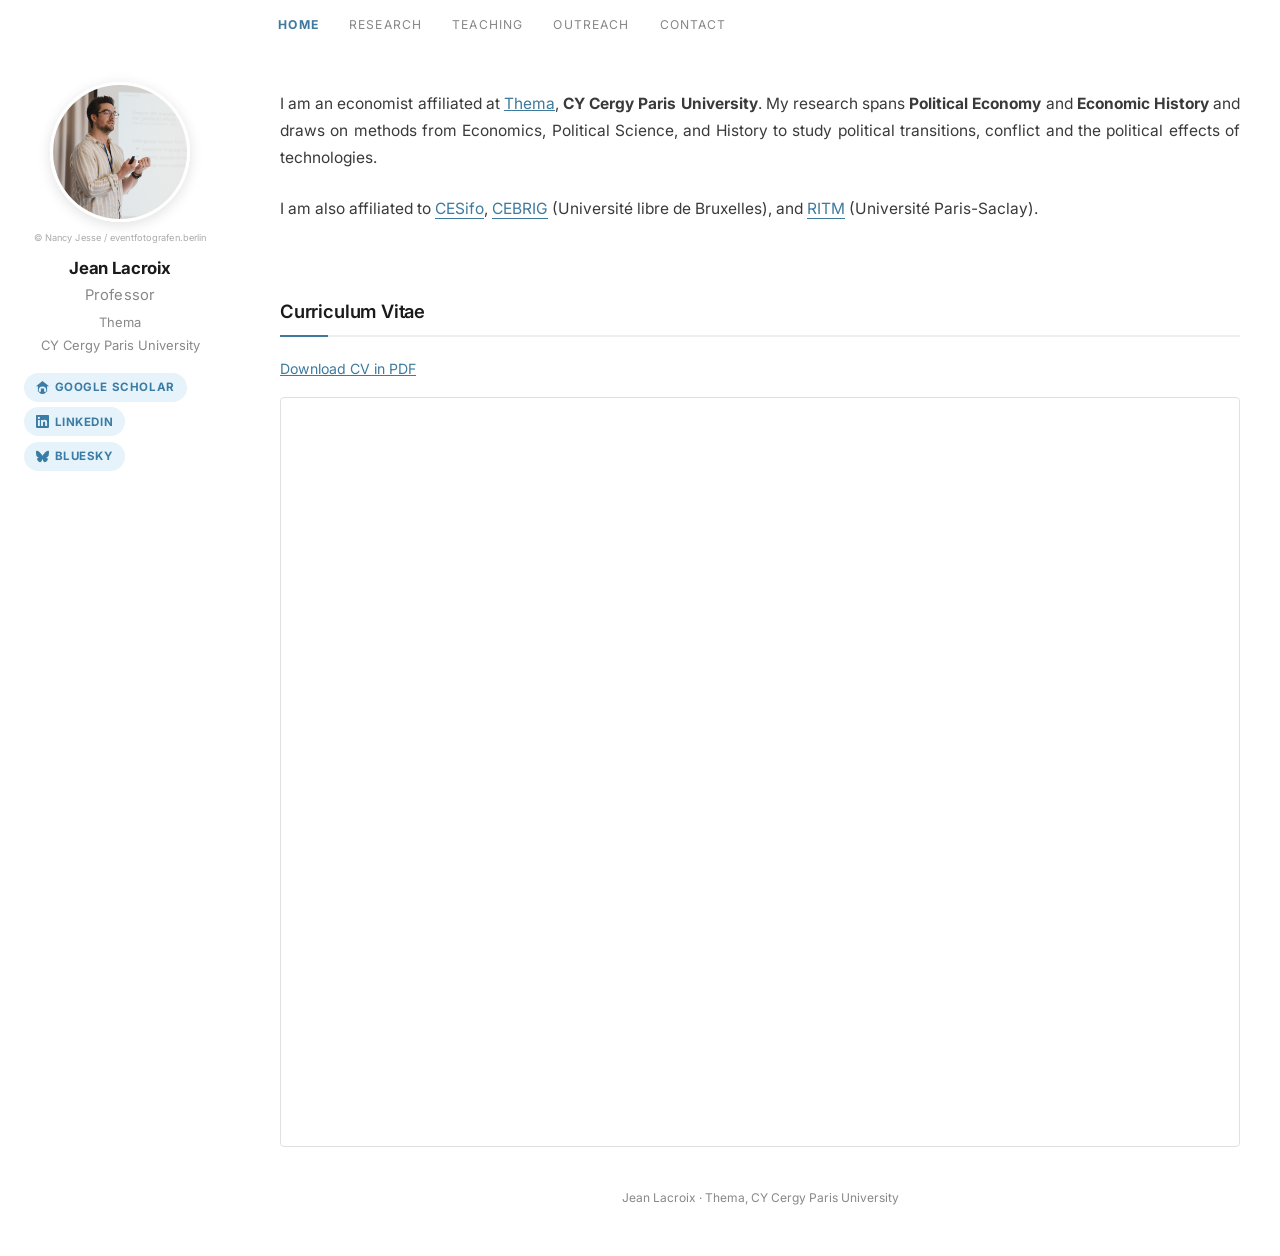
<file: index.html>
<!DOCTYPE html>
<html lang="en">
<head>
  <meta charset="UTF-8">
  <meta name="viewport" content="width=device-width, initial-scale=1.0">
  <title>Jean Lacroix – Economist</title>
  <link rel="stylesheet" href="css/style.css">
</head>
<body>

<nav>
  <button class="hamburger" id="hamburger" aria-label="Toggle sidebar"><span></span><span></span><span></span></button>
  <div class="nav-links" id="nav-links">
    <a href="index.html" class="active">Home</a>
    <a href="research.html">Research</a>
    <a href="teaching.html">Teaching</a>
    <a href="outreach.html">Outreach</a>
    <a href="contact.html">Contact</a>
  </div>
</nav>
<div class="overlay" id="overlay"></div>

<aside class="sidebar" id="sidebar">
  <img src="short.jpg" alt="Jean Lacroix" class="sidebar-photo">
  <p class="photo-credit">© Nancy Jesse / eventfotografen.berlin</p>
  <h1 class="sidebar-name">Jean Lacroix</h1>
  <p class="sidebar-title">Professor</p>
  <p class="sidebar-affil">Thema<br>CY Cergy Paris University</p>
  <div class="social-links">
    <a href="https://scholar.google.be/citations?user=vADrmfYAAAAJ&hl=fr&inst=12836345755951684912&oi=sra" target="_blank">
      <svg viewBox="0 0 24 24" fill="currentColor" width="13" height="13"><path d="M12 24a7 7 0 1 1 0-14 7 7 0 0 1 0 14zm0-24L0 9.5h3.5V20H9v-6h6v6h5.5V9.5H24z"/></svg>Google Scholar
    </a>
    <a href="https://www.linkedin.com/in/jean-lacroix-35007991/" target="_blank">
      <svg viewBox="0 0 24 24" fill="currentColor" width="13" height="13"><path d="M20.447 20.452h-3.554v-5.569c0-1.328-.027-3.037-1.852-3.037-1.853 0-2.136 1.445-2.136 2.939v5.667H9.351V9h3.414v1.561h.046c.477-.9 1.637-1.85 3.37-1.85 3.601 0 4.267 2.37 4.267 5.455v6.286zM5.337 7.433a2.062 2.062 0 0 1-2.063-2.065 2.064 2.064 0 1 1 2.063 2.065zm1.782 13.019H3.555V9h3.564v11.452zM22.225 0H1.771C.792 0 0 .774 0 1.729v20.542C0 23.227.792 24 1.771 24h20.451C23.2 24 24 23.227 24 22.271V1.729C24 .774 23.2 0 22.222 0h.003z"/></svg>LinkedIn
    </a>
    <a href="https://bsky.app/profile/jeanlacroix.bsky.social" target="_blank">
      <svg viewBox="0 0 24 24" fill="currentColor" width="13" height="13"><path d="M12 10.8c-1.087-2.114-4.046-6.053-6.798-7.995C2.566.944 1.561 1.266.902 1.565.139 1.908 0 3.08 0 3.768c0 .69.378 5.65.624 6.479.815 2.736 3.713 3.66 6.383 3.364.136-.02.275-.039.415-.056-.138.022-.276.04-.415.056-3.912.58-7.387 2.005-2.83 7.078 5.013 5.19 6.87-1.113 7.823-4.308.953 3.195 2.05 9.271 7.733 4.308 4.267-4.308 1.172-6.498-2.74-7.078a8.741 8.741 0 0 1-.415-.056c.14.017.279.036.415.056 2.67.297 5.568-.628 6.383-3.364.246-.828.624-5.79.624-6.478 0-.69-.139-1.861-.902-2.204-.659-.299-1.664-.62-4.3 1.24C16.046 4.748 13.087 8.687 12 10.8z"/></svg>Bluesky
    </a>
  </div>
  <nav class="sidebar-mobile-nav">
    <a href="index.html" class="active">Home</a>
    <a href="research.html">Research</a>
    <a href="teaching.html">Teaching</a>
    <a href="outreach.html">Outreach</a>
    <a href="contact.html">Contact</a>
  </nav>
</aside>

<main class="main-content">
  <p style="font-size:0.97rem; color:#3a3a3a; line-height:1.75; text-align:justify; margin-bottom:1.5rem;">
    I am an economist affiliated at <a href="https://thema-cergy.eu/about/" target="_blank" style="color:var(--accent-dk);">Thema</a>, <strong>CY Cergy Paris University</strong>. My research spans <strong>Political Economy</strong> and <strong>Economic History</strong> and draws on methods from Economics, Political Science, and History to study political transitions, conflict and the political effects of technologies.
  </p>
  <p style="font-size:0.97rem; color:#3a3a3a; line-height:1.75; text-align:justify; margin-bottom:2rem;">
    I am also affiliated to <a href="https://www.ifo.de/en/cesifo/cesifo-homepage" target="_blank" style="color:var(--accent-dk); text-decoration:none; border-bottom:1px solid var(--accent-dk);">CESifo</a>, <a href="https://www.cebrig-ulb.be/" target="_blank" style="color:var(--accent-dk); text-decoration:none; border-bottom:1px solid var(--accent-dk);">CEBRIG</a> (Université libre de Bruxelles), and <a href="https://www.ritm.universite-paris-saclay.fr/" target="_blank" style="color:var(--accent-dk); text-decoration:none; border-bottom:1px solid var(--accent-dk);">RITM</a> (Université Paris-Saclay).
  </p>

  <h2>Curriculum Vitae</h2>
  <p style="margin-bottom:1rem; font-size:0.88rem;">
    <a href="CV_JL.pdf" target="_blank" style="color:var(--accent-dk);">Download CV in PDF</a>
  </p>
  <iframe src="CV_JL.pdf" width="100%" height="750px"
    style="border:1px solid var(--border); border-radius:4px;">
    <p>Your browser does not support PDF preview.
      <a href="CV_JL.pdf">Download the CV instead.</a>
    </p>
  </iframe>
  <footer>Jean Lacroix · Thema, CY Cergy Paris University</footer>
</main>

<script>
  const hamburger = document.getElementById('hamburger');
  const sidebar   = document.getElementById('sidebar');
  const overlay   = document.getElementById('overlay');
  function toggleMenu() {
    hamburger.classList.toggle('open');
    sidebar.classList.toggle('open');
    overlay.classList.toggle('open');
  }
  hamburger.addEventListener('click', toggleMenu);
  overlay.addEventListener('click', toggleMenu);
</script>
</body>
</html>
</file>
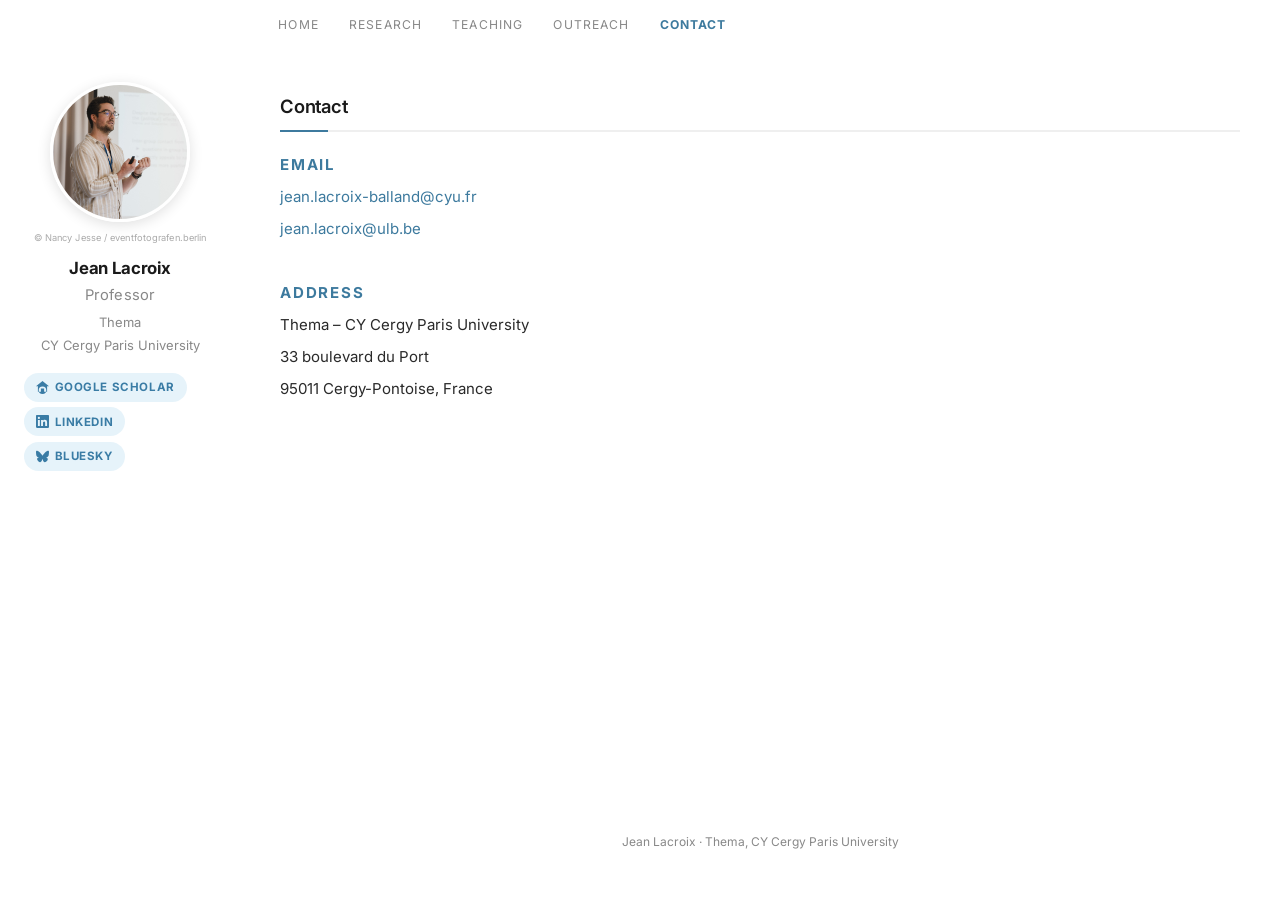
<file: contact.html>
<!DOCTYPE html>
<html lang="en">
<head>
  <meta charset="UTF-8">
  <meta name="viewport" content="width=device-width, initial-scale=1.0">
  <title>Contact – Jean Lacroix</title>
  <link rel="stylesheet" href="css/style.css">
</head>
<body>

<nav>
  <button class="hamburger" id="hamburger" aria-label="Toggle sidebar"><span></span><span></span><span></span></button>
  <div class="nav-links" id="nav-links">
    <a href="index.html">Home</a>
    <a href="research.html">Research</a>
    <a href="teaching.html">Teaching</a>
    <a href="outreach.html">Outreach</a>
    <a href="contact.html" class="active">Contact</a>
  </div>
</nav>
<div class="overlay" id="overlay"></div>

<aside class="sidebar" id="sidebar">
  <img src="short.jpg" alt="Jean Lacroix" class="sidebar-photo">
  <p class="photo-credit">© Nancy Jesse / eventfotografen.berlin</p>
  <h1 class="sidebar-name">Jean Lacroix</h1>
  <p class="sidebar-title">Professor</p>
  <p class="sidebar-affil">Thema<br>CY Cergy Paris University</p>
  <div class="social-links">
    <a href="https://scholar.google.be/citations?user=vADrmfYAAAAJ&hl=fr&inst=12836345755951684912&oi=sra" target="_blank">
      <svg viewBox="0 0 24 24" fill="currentColor" width="13" height="13"><path d="M12 24a7 7 0 1 1 0-14 7 7 0 0 1 0 14zm0-24L0 9.5h3.5V20H9v-6h6v6h5.5V9.5H24z"/></svg>Google Scholar
    </a>
    <a href="https://www.linkedin.com/in/jean-lacroix-35007991/" target="_blank">
      <svg viewBox="0 0 24 24" fill="currentColor" width="13" height="13"><path d="M20.447 20.452h-3.554v-5.569c0-1.328-.027-3.037-1.852-3.037-1.853 0-2.136 1.445-2.136 2.939v5.667H9.351V9h3.414v1.561h.046c.477-.9 1.637-1.85 3.37-1.85 3.601 0 4.267 2.37 4.267 5.455v6.286zM5.337 7.433a2.062 2.062 0 0 1-2.063-2.065 2.064 2.064 0 1 1 2.063 2.065zm1.782 13.019H3.555V9h3.564v11.452zM22.225 0H1.771C.792 0 0 .774 0 1.729v20.542C0 23.227.792 24 1.771 24h20.451C23.2 24 24 23.227 24 22.271V1.729C24 .774 23.2 0 22.222 0h.003z"/></svg>LinkedIn
    </a>
    <a href="https://bsky.app/profile/jeanlacroix.bsky.social" target="_blank">
      <svg viewBox="0 0 24 24" fill="currentColor" width="13" height="13"><path d="M12 10.8c-1.087-2.114-4.046-6.053-6.798-7.995C2.566.944 1.561 1.266.902 1.565.139 1.908 0 3.08 0 3.768c0 .69.378 5.65.624 6.479.815 2.736 3.713 3.66 6.383 3.364.136-.02.275-.039.415-.056-.138.022-.276.04-.415.056-3.912.58-7.387 2.005-2.83 7.078 5.013 5.19 6.87-1.113 7.823-4.308.953 3.195 2.05 9.271 7.733 4.308 4.267-4.308 1.172-6.498-2.74-7.078a8.741 8.741 0 0 1-.415-.056c.14.017.279.036.415.056 2.67.297 5.568-.628 6.383-3.364.246-.828.624-5.79.624-6.478 0-.69-.139-1.861-.902-2.204-.659-.299-1.664-.62-4.3 1.24C16.046 4.748 13.087 8.687 12 10.8z"/></svg>Bluesky
    </a>
  </div>
  <nav class="sidebar-mobile-nav">
    <a href="index.html">Home</a>
    <a href="research.html">Research</a>
    <a href="teaching.html">Teaching</a>
    <a href="outreach.html">Outreach</a>
    <a href="contact.html" class="active">Contact</a>
  </nav>
</aside>

<main class="main-content">
  <h2>Contact</h2>

  <div class="contact-block">
    <p class="contact-label">Email</p>
    <p><a href="mailto:jean.lacroix-balland@cyu.fr">jean.lacroix-balland@cyu.fr</a></p>
    <p><a href="mailto:jean.lacroix@ulb.be">jean.lacroix@ulb.be</a></p>
  </div>

  <div class="contact-block">
    <p class="contact-label">Address</p>
    <p>Thema – CY Cergy Paris University</p>
    <p>33 boulevard du Port</p>
    <p>95011 Cergy-Pontoise, France</p>
  </div>

  <footer>Jean Lacroix · Thema, CY Cergy Paris University</footer>
</main>

<script>
  const hamburger = document.getElementById('hamburger');
  const sidebar   = document.getElementById('sidebar');
  const overlay   = document.getElementById('overlay');
  function toggleMenu() {
    hamburger.classList.toggle('open');
    sidebar.classList.toggle('open');
    overlay.classList.toggle('open');
  }
  hamburger.addEventListener('click', toggleMenu);
  overlay.addEventListener('click', toggleMenu);
</script>
</body>
</html>
</file>
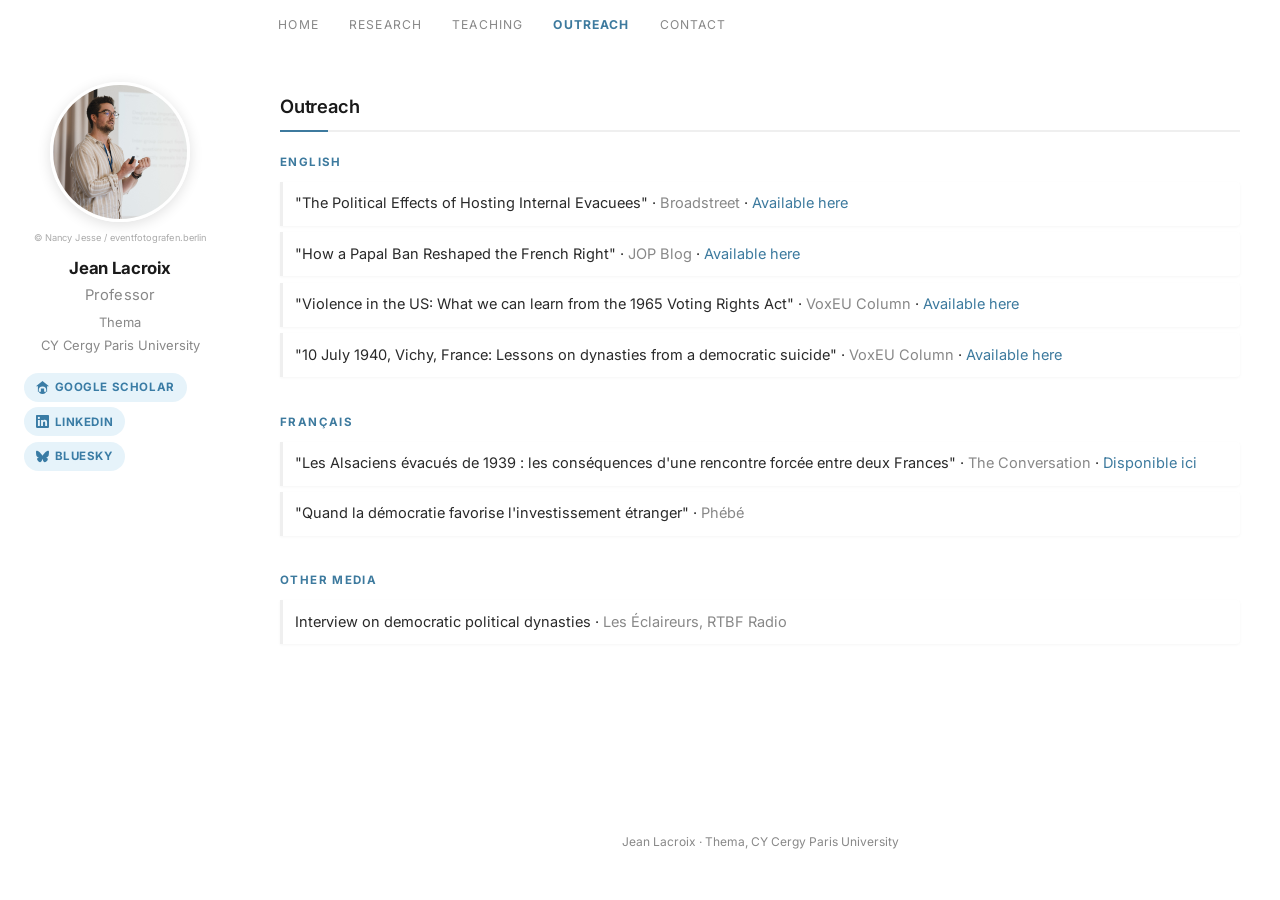
<file: outreach.html>
<!DOCTYPE html>
<html lang="en">
<head>
  <meta charset="UTF-8">
  <meta name="viewport" content="width=device-width, initial-scale=1.0">
  <title>Outreach – Jean Lacroix</title>
  <link rel="stylesheet" href="css/style.css">
</head>
<body>

<nav>
  <button class="hamburger" id="hamburger" aria-label="Toggle sidebar"><span></span><span></span><span></span></button>
  <div class="nav-links" id="nav-links">
    <a href="index.html">Home</a>
    <a href="research.html">Research</a>
    <a href="teaching.html">Teaching</a>
    <a href="outreach.html" class="active">Outreach</a>
    <a href="contact.html">Contact</a>
  </div>
</nav>
<div class="overlay" id="overlay"></div>

<aside class="sidebar" id="sidebar">
  <img src="short.jpg" alt="Jean Lacroix" class="sidebar-photo">
  <p class="photo-credit">© Nancy Jesse / eventfotografen.berlin</p>
  <h1 class="sidebar-name">Jean Lacroix</h1>
  <p class="sidebar-title">Professor</p>
  <p class="sidebar-affil">Thema<br>CY Cergy Paris University</p>
  <div class="social-links">
    <a href="https://scholar.google.be/citations?user=vADrmfYAAAAJ&hl=fr&inst=12836345755951684912&oi=sra" target="_blank">
      <svg viewBox="0 0 24 24" fill="currentColor" width="13" height="13"><path d="M12 24a7 7 0 1 1 0-14 7 7 0 0 1 0 14zm0-24L0 9.5h3.5V20H9v-6h6v6h5.5V9.5H24z"/></svg>Google Scholar
    </a>
    <a href="https://www.linkedin.com/in/jean-lacroix-35007991/" target="_blank">
      <svg viewBox="0 0 24 24" fill="currentColor" width="13" height="13"><path d="M20.447 20.452h-3.554v-5.569c0-1.328-.027-3.037-1.852-3.037-1.853 0-2.136 1.445-2.136 2.939v5.667H9.351V9h3.414v1.561h.046c.477-.9 1.637-1.85 3.37-1.85 3.601 0 4.267 2.37 4.267 5.455v6.286zM5.337 7.433a2.062 2.062 0 0 1-2.063-2.065 2.064 2.064 0 1 1 2.063 2.065zm1.782 13.019H3.555V9h3.564v11.452zM22.225 0H1.771C.792 0 0 .774 0 1.729v20.542C0 23.227.792 24 1.771 24h20.451C23.2 24 24 23.227 24 22.271V1.729C24 .774 23.2 0 22.222 0h.003z"/></svg>LinkedIn
    </a>
    <a href="https://bsky.app/profile/jeanlacroix.bsky.social" target="_blank">
      <svg viewBox="0 0 24 24" fill="currentColor" width="13" height="13"><path d="M12 10.8c-1.087-2.114-4.046-6.053-6.798-7.995C2.566.944 1.561 1.266.902 1.565.139 1.908 0 3.08 0 3.768c0 .69.378 5.65.624 6.479.815 2.736 3.713 3.66 6.383 3.364.136-.02.275-.039.415-.056-.138.022-.276.04-.415.056-3.912.58-7.387 2.005-2.83 7.078 5.013 5.19 6.87-1.113 7.823-4.308.953 3.195 2.05 9.271 7.733 4.308 4.267-4.308 1.172-6.498-2.74-7.078a8.741 8.741 0 0 1-.415-.056c.14.017.279.036.415.056 2.67.297 5.568-.628 6.383-3.364.246-.828.624-5.79.624-6.478 0-.69-.139-1.861-.902-2.204-.659-.299-1.664-.62-4.3 1.24C16.046 4.748 13.087 8.687 12 10.8z"/></svg>Bluesky
    </a>
  </div>
  <nav class="sidebar-mobile-nav">
    <a href="index.html">Home</a>
    <a href="research.html">Research</a>
    <a href="teaching.html">Teaching</a>
    <a href="outreach.html" class="active">Outreach</a>
    <a href="contact.html">Contact</a>
  </nav>
</aside>

<main class="main-content">
  <h2>Outreach</h2>

  <p class="section-label">English</p>
  <ul class="media-list">
    <li>"The Political Effects of Hosting Internal Evacuees" · <span style="color:var(--muted);">Broadstreet</span> · <a href="https://www.broadstreet.blog/p/the-political-effects-of-hosting" target="_blank">Available here</a></li>
    <li>"How a Papal Ban Reshaped the French Right" · <span style="color:var(--muted);">JOP Blog</span> · <a href="https://ubwp.buffalo.edu/jopblog/2026/04/03/how-a-papal-ban-reshaped-the-french-right/" target="_blank">Available here</a></li>
    <li>"Violence in the US: What we can learn from the 1965 Voting Rights Act" · <span style="color:var(--muted);">VoxEU Column</span> · <a href="https://voxeu.org/article/violence-us-lessons-1965-voting-rights-act" target="_blank">Available here</a></li>
    <li>"10 July 1940, Vichy, France: Lessons on dynasties from a democratic suicide" · <span style="color:var(--muted);">VoxEU Column</span> · <a href="https://voxeu.org/article/10-july-1940-vichy-france-lessons-dynasties-democratic-suicide" target="_blank">Available here</a></li>
  </ul>

  <p class="section-label">Français</p>
  <ul class="media-list">
    <li>"Les Alsaciens évacués de 1939 : les conséquences d'une rencontre forcée entre deux Frances" · <span style="color:var(--muted);">The Conversation</span> · <a href="https://theconversation.com/les-alsaciens-evacues-de-1939-les-consequences-dune-rencontre-forcee-entre-deux-france-279228" target="_blank">Disponible ici</a></li>
    <li>"Quand la démocratie favorise l'investissement étranger" · <span style="color:var(--muted);">Phébé</span></li>
  </ul>

  <p class="section-label">Other Media</p>
  <ul class="media-list">
    <li>Interview on democratic political dynasties · <span style="color:var(--muted);">Les Éclaireurs, RTBF Radio</span></li>
  </ul>

  <footer>Jean Lacroix · Thema, CY Cergy Paris University</footer>
</main>

<script>
  const hamburger = document.getElementById('hamburger');
  const sidebar   = document.getElementById('sidebar');
  const overlay   = document.getElementById('overlay');
  function toggleMenu() {
    hamburger.classList.toggle('open');
    sidebar.classList.toggle('open');
    overlay.classList.toggle('open');
  }
  hamburger.addEventListener('click', toggleMenu);
  overlay.addEventListener('click', toggleMenu);
</script>
</body>
</html>
</file>
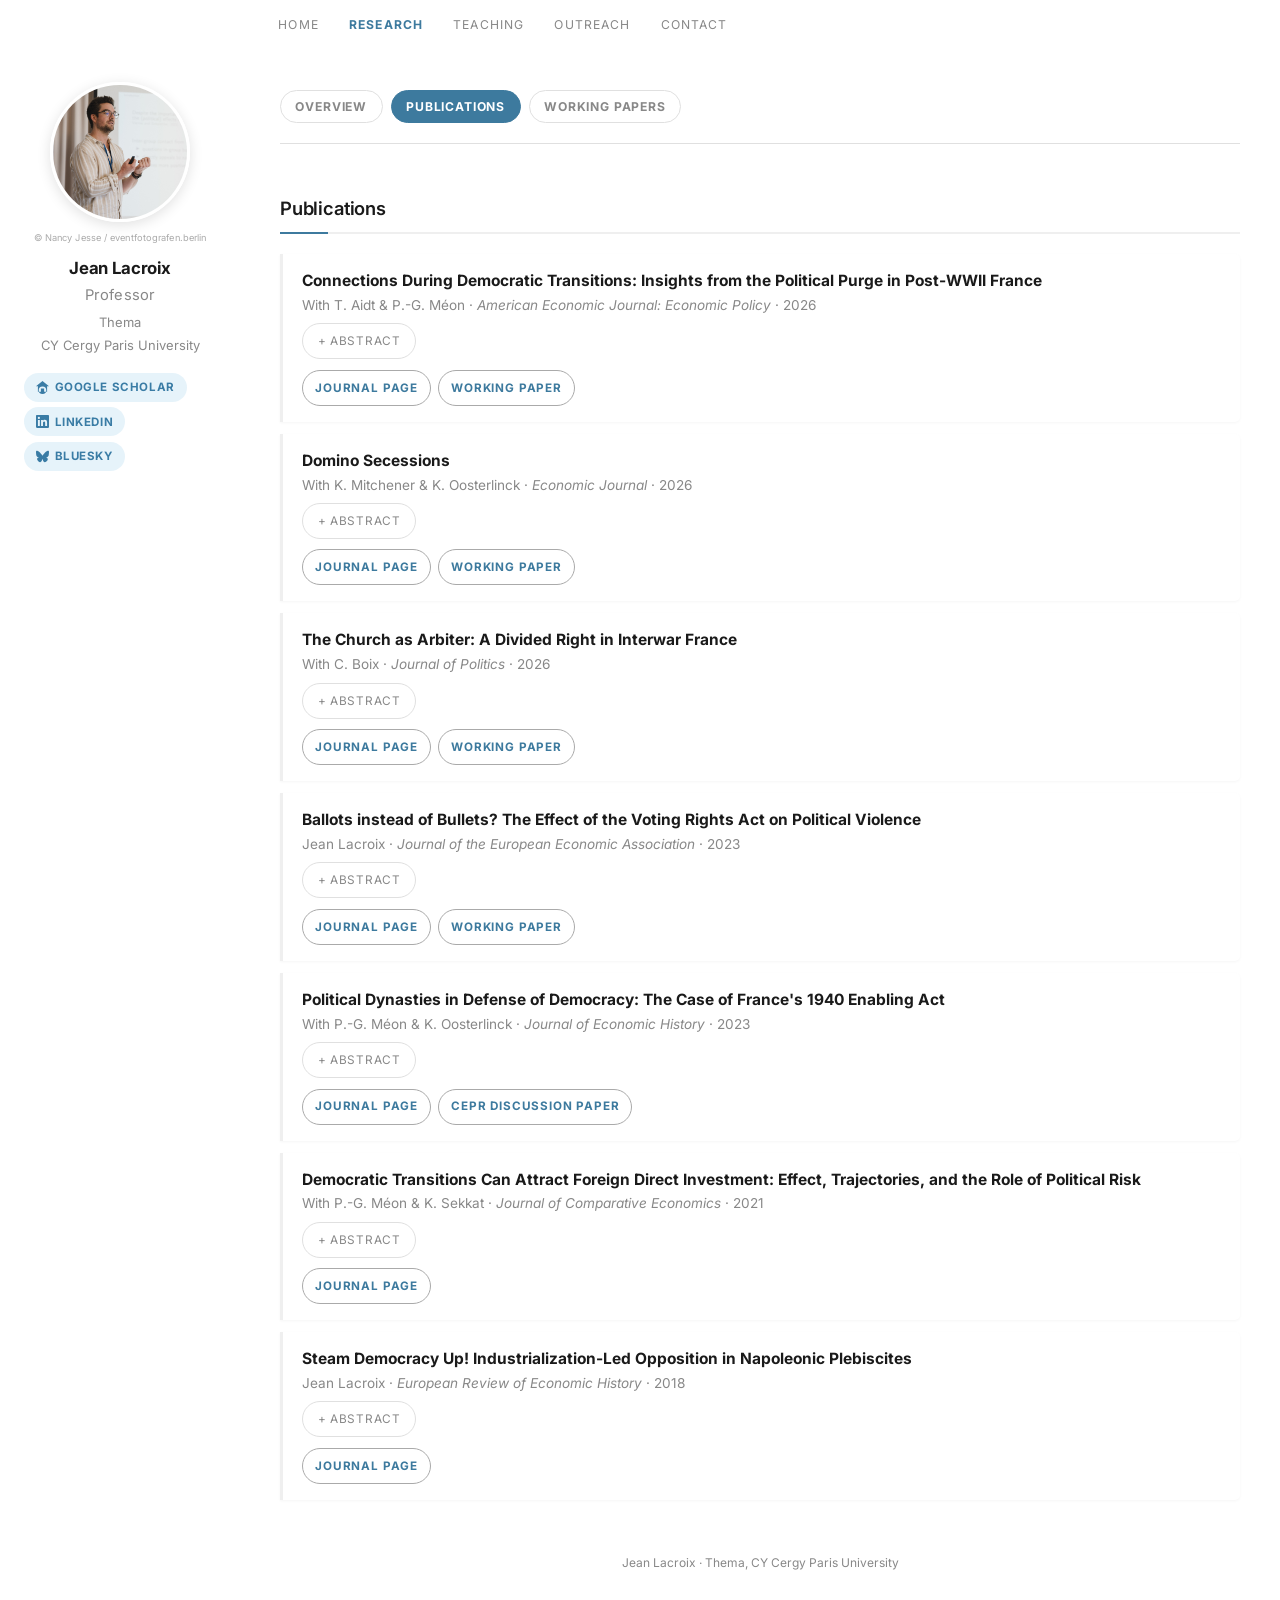
<file: publications.html>
<!DOCTYPE html>
<html lang="en">
<head>
  <meta charset="UTF-8">
  <meta name="viewport" content="width=device-width, initial-scale=1.0">
  <title>Publications – Jean Lacroix</title>
  <link rel="stylesheet" href="css/style.css">
</head>
<body>

<nav>
  <button class="hamburger" id="hamburger" aria-label="Toggle sidebar"><span></span><span></span><span></span></button>
  <div class="nav-links" id="nav-links">
    <a href="index.html">Home</a>
    <a href="research.html" class="active">Research</a>
    <a href="teaching.html">Teaching</a>
    <a href="outreach.html">Outreach</a>
    <a href="contact.html">Contact</a>
  </div>
</nav>
<div class="overlay" id="overlay"></div>

<aside class="sidebar" id="sidebar">
  <img src="short.jpg" alt="Jean Lacroix" class="sidebar-photo">
  <p class="photo-credit">© Nancy Jesse / eventfotografen.berlin</p>
  <h1 class="sidebar-name">Jean Lacroix</h1>
  <p class="sidebar-title">Professor</p>
  <p class="sidebar-affil">Thema<br>CY Cergy Paris University</p>
  <div class="social-links">
    <a href="https://scholar.google.be/citations?user=vADrmfYAAAAJ&hl=fr&inst=12836345755951684912&oi=sra" target="_blank">
      <svg viewBox="0 0 24 24" fill="currentColor" width="13" height="13"><path d="M12 24a7 7 0 1 1 0-14 7 7 0 0 1 0 14zm0-24L0 9.5h3.5V20H9v-6h6v6h5.5V9.5H24z"/></svg>Google Scholar
    </a>
    <a href="https://www.linkedin.com/in/jean-lacroix-35007991/" target="_blank">
      <svg viewBox="0 0 24 24" fill="currentColor" width="13" height="13"><path d="M20.447 20.452h-3.554v-5.569c0-1.328-.027-3.037-1.852-3.037-1.853 0-2.136 1.445-2.136 2.939v5.667H9.351V9h3.414v1.561h.046c.477-.9 1.637-1.85 3.37-1.85 3.601 0 4.267 2.37 4.267 5.455v6.286zM5.337 7.433a2.062 2.062 0 0 1-2.063-2.065 2.064 2.064 0 1 1 2.063 2.065zm1.782 13.019H3.555V9h3.564v11.452zM22.225 0H1.771C.792 0 0 .774 0 1.729v20.542C0 23.227.792 24 1.771 24h20.451C23.2 24 24 23.227 24 22.271V1.729C24 .774 23.2 0 22.222 0h.003z"/></svg>LinkedIn
    </a>
    <a href="https://bsky.app/profile/jeanlacroix.bsky.social" target="_blank">
      <svg viewBox="0 0 24 24" fill="currentColor" width="13" height="13"><path d="M12 10.8c-1.087-2.114-4.046-6.053-6.798-7.995C2.566.944 1.561 1.266.902 1.565.139 1.908 0 3.08 0 3.768c0 .69.378 5.65.624 6.479.815 2.736 3.713 3.66 6.383 3.364.136-.02.275-.039.415-.056-.138.022-.276.04-.415.056-3.912.58-7.387 2.005-2.83 7.078 5.013 5.19 6.87-1.113 7.823-4.308.953 3.195 2.05 9.271 7.733 4.308 4.267-4.308 1.172-6.498-2.74-7.078a8.741 8.741 0 0 1-.415-.056c.14.017.279.036.415.056 2.67.297 5.568-.628 6.383-3.364.246-.828.624-5.79.624-6.478 0-.69-.139-1.861-.902-2.204-.659-.299-1.664-.62-4.3 1.24C16.046 4.748 13.087 8.687 12 10.8z"/></svg>Bluesky
    </a>
  </div>
  <nav class="sidebar-mobile-nav">
    <a href="index.html">Home</a>
    <a href="research.html" class="active">Research</a>
    <a href="teaching.html">Teaching</a>
    <a href="outreach.html">Outreach</a>
    <a href="contact.html">Contact</a>
  </nav>
</aside>

<main class="main-content">
  <div class="subnav">
    <a href="research.html">Overview</a>
    <a href="publications.html" class="subnav-active">Publications</a>
    <a href="working-papers.html">Working Papers</a>
  </div>

  <h2>Publications</h2>

  <div class="paper">
    <p class="paper-title">Connections During Democratic Transitions: Insights from the Political Purge in Post-WWII France</p>
    <p class="paper-meta">With T. Aidt &amp; P.-G. Méon · <span class="journal">American Economic Journal: Economic Policy</span> · 2026</p>
    <button class="abstract-toggle" onclick="toggleAbstract(this)">+ Abstract</button>
    <div class="abstract-text">This paper examines how connections influenced transitional justice during France's post-WWII democratic transition. Analyzing 17,589 documents, we find that law graduates had a 10 to 14 percentage point higher acquittal rate. Indirect connections enabled information transmission to judges, shaping the outcomes of the purge.</div>
    <div class="paper-links">
      <a href="https://www.aeaweb.org/articles?id=10.1257/pol.20240411&from=f" target="_blank">Journal page</a>
      <a href="Connections.pdf" target="_blank">Working Paper</a>
    </div>
  </div>

  <div class="paper">
    <p class="paper-title">Domino Secessions</p>
    <p class="paper-meta">With K. Mitchener &amp; K. Oosterlinck · <span class="journal">Economic Journal</span> · 2026</p>
    <button class="abstract-toggle" onclick="toggleAbstract(this)">+ Abstract</button>
    <div class="abstract-text">We develop a theoretical framework examining sequential interdependent secessions. Using state bonds to assess uncertainty and economies of scale in slaveholding states' 1860s U.S. secession decisions, we show that financial markets priced in both strategic interdependence and the costs of staying in or leaving the union.</div>
    <div class="paper-links">
      <a href="https://academic.oup.com/ej/article-abstract/136/673/61/8127232" target="_blank">Journal page</a>
      <a href="https://www.dropbox.com/scl/fi/rh53f16xugia6tbt24rl6/DominoSecessions.pdf" target="_blank">Working Paper</a>
    </div>
  </div>

  <div class="paper">
    <p class="paper-title">The Church as Arbiter: A Divided Right in Interwar France</p>
    <p class="paper-meta">With C. Boix · <span class="journal">Journal of Politics</span> · 2026</p>
    <button class="abstract-toggle" onclick="toggleAbstract(this)">+ Abstract</button>
    <div class="abstract-text">We leverage Pope Pius XI's 1926 condemnation of L'Action Française to document the impact of elite actors on political movements. The papal condemnation reshaped AF's territorial distribution, transforming it from a conservative nationalist organization to an extreme antiparliamentarian one.</div>
    <div class="paper-links">
      <a href="https://www.journals.uchicago.edu/doi/abs/10.1086/736028" target="_blank">Journal page</a>
      <a href="http://www.princeton.edu/~cboix/Church%20as%20Arbiter%20--%20main%20text.pdf" target="_blank">Working Paper</a>
    </div>
  </div>

  <div class="paper">
    <p class="paper-title">Ballots instead of Bullets? The Effect of the Voting Rights Act on Political Violence</p>
    <p class="paper-meta">Jean Lacroix · <span class="journal">Journal of the European Economic Association</span> · 2023</p>
    <button class="abstract-toggle" onclick="toggleAbstract(this)">+ Abstract</button>
    <div class="abstract-text">This paper investigates the effects of enfranchisement on political violence using the 1965 Voting Rights Act as a natural experiment. VRA coverage halved the incidence and the onset of political violence, as voting became an institutionalized means of expressing political preferences.</div>
    <div class="paper-links">
      <a href="https://academic.oup.com/jeea/article-abstract/21/2/764/6730743" target="_blank">Journal page</a>
      <a href="https://drive.google.com/file/d/18rrpCUugYdf54wmU-wCb3aF1mIaNPuuv/view" target="_blank">Working Paper</a>
    </div>
  </div>

  <div class="paper">
    <p class="paper-title">Political Dynasties in Defense of Democracy: The Case of France's 1940 Enabling Act</p>
    <p class="paper-meta">With P.-G. Méon &amp; K. Oosterlinck · <span class="journal">Journal of Economic History</span> · 2023</p>
    <button class="abstract-toggle" onclick="toggleAbstract(this)">+ Abstract</button>
    <div class="abstract-text">We analyze the parliamentary vote on Marshal Pétain's enabling act in July 1940. Members of democratic dynasties were more likely, by a margin of between 7.6 and 9.0 percentage points, to oppose the act than other representatives, suggesting that inherited democratic commitment shaped behavior at a critical juncture.</div>
    <div class="paper-links">
      <a href="https://www.cambridge.org/core/journals/journal-of-economic-history/article/political-dynasties-in-defense-of-democracy-the-case-of-frances-1940-enabling-act/DA1A3C6AE87A431A59D833CAD84BEA56" target="_blank">Journal page</a>
      <a href="https://cepr.org/publications/dp13871" target="_blank">CEPR Discussion Paper</a>
    </div>
  </div>

  <div class="paper">
    <p class="paper-title">Democratic Transitions Can Attract Foreign Direct Investment: Effect, Trajectories, and the Role of Political Risk</p>
    <p class="paper-meta">With P.-G. Méon &amp; K. Sekkat · <span class="journal">Journal of Comparative Economics</span> · 2021</p>
    <button class="abstract-toggle" onclick="toggleAbstract(this)">+ Abstract</button>
    <div class="abstract-text">A panel study of 115 developing countries from 1970 to 2014 finds that consolidated democratic transitions increase FDI inflows. Improvements appear after roughly ten years and are partially offset early on by heightened political risk.</div>
    <div class="paper-links">
      <a href="https://www.sciencedirect.com/science/article/pii/S0147596720300640" target="_blank">Journal page</a>
    </div>
  </div>

  <div class="paper">
    <p class="paper-title">Steam Democracy Up! Industrialization-Led Opposition in Napoleonic Plebiscites</p>
    <p class="paper-meta">Jean Lacroix · <span class="journal">European Review of Economic History</span> · 2018</p>
    <button class="abstract-toggle" onclick="toggleAbstract(this)">+ Abstract</button>
    <div class="abstract-text">Using a dataset of Napoleonic plebiscites (1852–1870), this paper examines industrialization's role in support for democracy. Doubling industrial employment would decrease autocracy support by 2.5–5.0 percentage points, consistent with theories linking economic modernization to democratic mobilization.</div>
    <div class="paper-links">
      <a href="https://academic.oup.com/ereh/article/22/2/135/4599191" target="_blank">Journal page</a>
    </div>
  </div>

  <footer>Jean Lacroix · Thema, CY Cergy Paris University</footer>
</main>

<script>
function toggleAbstract(btn) {
  const abs = btn.nextElementSibling;
  if (abs.style.display === 'block') { abs.style.display = 'none'; btn.textContent = '+ Abstract'; }
  else { abs.style.display = 'block'; btn.textContent = '− Abstract'; }
}
const hamburger = document.getElementById('hamburger');
const sidebar   = document.getElementById('sidebar');
const overlay   = document.getElementById('overlay');
function toggleMenu() {
  hamburger.classList.toggle('open');
  sidebar.classList.toggle('open');
  overlay.classList.toggle('open');
}
hamburger.addEventListener('click', toggleMenu);
overlay.addEventListener('click', toggleMenu);
</script>
</body>
</html>
</file>
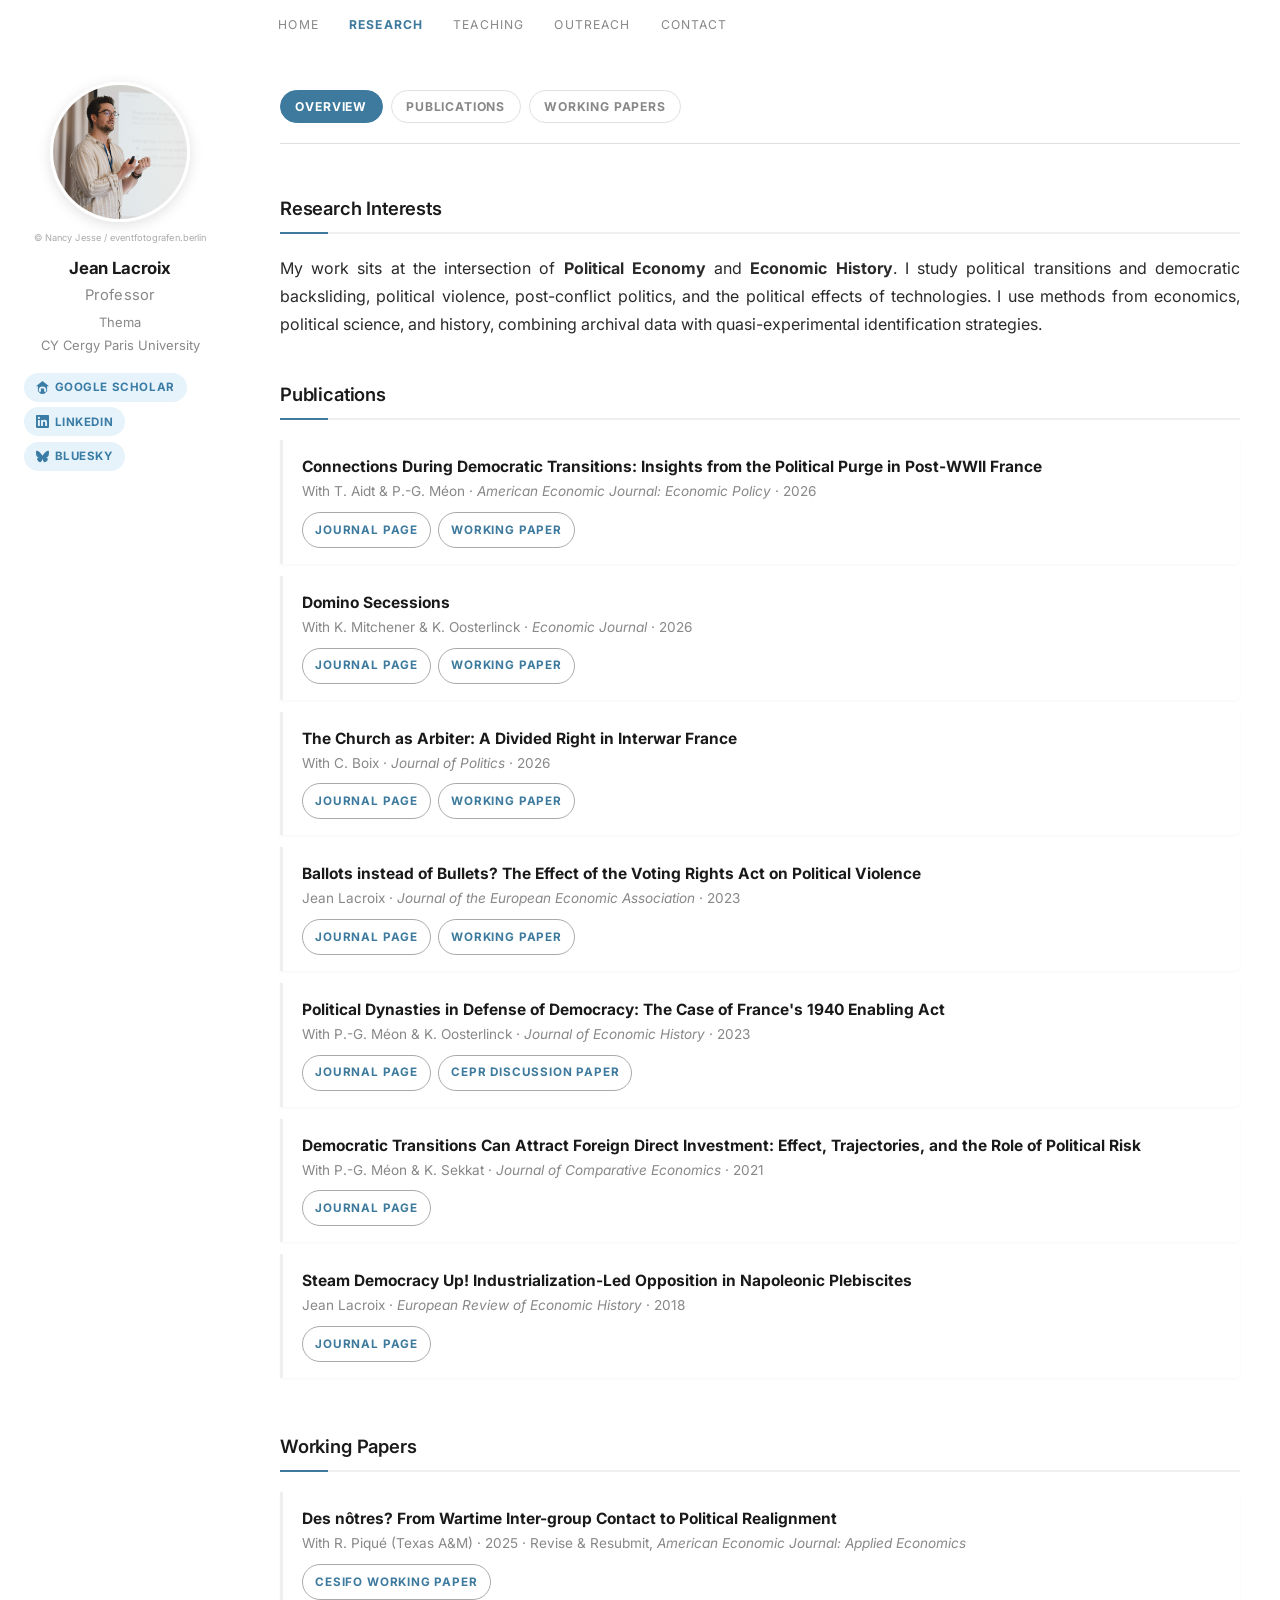
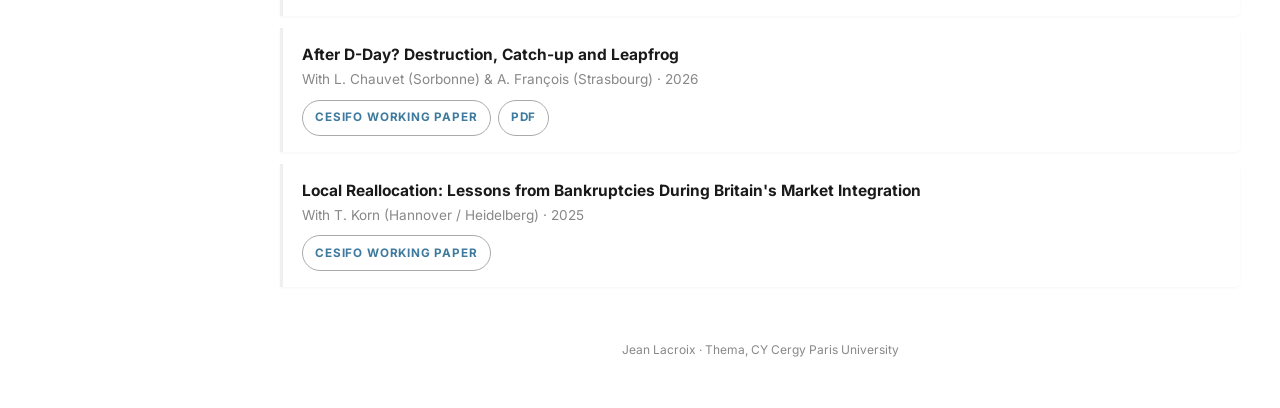
<file: research.html>
<!DOCTYPE html>
<html lang="en">
<head>
  <meta charset="UTF-8">
  <meta name="viewport" content="width=device-width, initial-scale=1.0">
  <title>Research – Jean Lacroix</title>
  <link rel="stylesheet" href="css/style.css">
</head>
<body>

<nav>
  <button class="hamburger" id="hamburger" aria-label="Toggle sidebar"><span></span><span></span><span></span></button>
  <div class="nav-links" id="nav-links">
    <a href="index.html">Home</a>
    <a href="research.html" class="active">Research</a>
    <a href="teaching.html">Teaching</a>
    <a href="outreach.html">Outreach</a>
    <a href="contact.html">Contact</a>
  </div>
</nav>
<div class="overlay" id="overlay"></div>

<aside class="sidebar" id="sidebar">
  <img src="short.jpg" alt="Jean Lacroix" class="sidebar-photo">
  <p class="photo-credit">© Nancy Jesse / eventfotografen.berlin</p>
  <h1 class="sidebar-name">Jean Lacroix</h1>
  <p class="sidebar-title">Professor</p>
  <p class="sidebar-affil">Thema<br>CY Cergy Paris University</p>
  <div class="social-links">
    <a href="https://scholar.google.be/citations?user=vADrmfYAAAAJ&hl=fr&inst=12836345755951684912&oi=sra" target="_blank">
      <svg viewBox="0 0 24 24" fill="currentColor" width="13" height="13"><path d="M12 24a7 7 0 1 1 0-14 7 7 0 0 1 0 14zm0-24L0 9.5h3.5V20H9v-6h6v6h5.5V9.5H24z"/></svg>Google Scholar
    </a>
    <a href="https://www.linkedin.com/in/jean-lacroix-35007991/" target="_blank">
      <svg viewBox="0 0 24 24" fill="currentColor" width="13" height="13"><path d="M20.447 20.452h-3.554v-5.569c0-1.328-.027-3.037-1.852-3.037-1.853 0-2.136 1.445-2.136 2.939v5.667H9.351V9h3.414v1.561h.046c.477-.9 1.637-1.85 3.37-1.85 3.601 0 4.267 2.37 4.267 5.455v6.286zM5.337 7.433a2.062 2.062 0 0 1-2.063-2.065 2.064 2.064 0 1 1 2.063 2.065zm1.782 13.019H3.555V9h3.564v11.452zM22.225 0H1.771C.792 0 0 .774 0 1.729v20.542C0 23.227.792 24 1.771 24h20.451C23.2 24 24 23.227 24 22.271V1.729C24 .774 23.2 0 22.222 0h.003z"/></svg>LinkedIn
    </a>
    <a href="https://bsky.app/profile/jeanlacroix.bsky.social" target="_blank">
      <svg viewBox="0 0 24 24" fill="currentColor" width="13" height="13"><path d="M12 10.8c-1.087-2.114-4.046-6.053-6.798-7.995C2.566.944 1.561 1.266.902 1.565.139 1.908 0 3.08 0 3.768c0 .69.378 5.65.624 6.479.815 2.736 3.713 3.66 6.383 3.364.136-.02.275-.039.415-.056-.138.022-.276.04-.415.056-3.912.58-7.387 2.005-2.83 7.078 5.013 5.19 6.87-1.113 7.823-4.308.953 3.195 2.05 9.271 7.733 4.308 4.267-4.308 1.172-6.498-2.74-7.078a8.741 8.741 0 0 1-.415-.056c.14.017.279.036.415.056 2.67.297 5.568-.628 6.383-3.364.246-.828.624-5.79.624-6.478 0-.69-.139-1.861-.902-2.204-.659-.299-1.664-.62-4.3 1.24C16.046 4.748 13.087 8.687 12 10.8z"/></svg>Bluesky
    </a>
  </div>
  <nav class="sidebar-mobile-nav">
    <a href="index.html">Home</a>
    <a href="research.html" class="active">Research</a>
    <a href="teaching.html">Teaching</a>
    <a href="outreach.html">Outreach</a>
    <a href="contact.html">Contact</a>
  </nav>
</aside>

<main class="main-content">
  <div class="subnav">
    <a href="research.html" class="subnav-active">Overview</a>
    <a href="publications.html">Publications</a>
    <a href="working-papers.html">Working Papers</a>
  </div>

  <h2>Research Interests</h2>
  <p style="text-align:justify;">
    My work sits at the intersection of <strong>Political Economy</strong> and <strong>Economic History</strong>.
    I study political transitions and democratic backsliding, political violence, post-conflict politics,
    and the political effects of technologies. I use methods from economics, political science, and history,
    combining archival data with quasi-experimental identification strategies.
  </p>

  <h2>Publications</h2>

  <div class="paper">
    <p class="paper-title">Connections During Democratic Transitions: Insights from the Political Purge in Post-WWII France</p>
    <p class="paper-meta">With T. Aidt &amp; P.-G. Méon · <span class="journal">American Economic Journal: Economic Policy</span> · 2026</p>
    <div class="paper-links">
      <a href="https://www.aeaweb.org/articles?id=10.1257/pol.20240411&from=f" target="_blank">Journal page</a>
      <a href="Connections.pdf" target="_blank">Working Paper</a>
    </div>
  </div>

  <div class="paper">
    <p class="paper-title">Domino Secessions</p>
    <p class="paper-meta">With K. Mitchener &amp; K. Oosterlinck · <span class="journal">Economic Journal</span> · 2026</p>
    <div class="paper-links">
      <a href="https://academic.oup.com/ej/article-abstract/136/673/61/8127232" target="_blank">Journal page</a>
      <a href="https://www.dropbox.com/scl/fi/rh53f16xugia6tbt24rl6/DominoSecessions.pdf" target="_blank">Working Paper</a>
    </div>
  </div>

  <div class="paper">
    <p class="paper-title">The Church as Arbiter: A Divided Right in Interwar France</p>
    <p class="paper-meta">With C. Boix · <span class="journal">Journal of Politics</span> · 2026</p>
    <div class="paper-links">
      <a href="https://www.journals.uchicago.edu/doi/abs/10.1086/736028" target="_blank">Journal page</a>
      <a href="http://www.princeton.edu/~cboix/Church%20as%20Arbiter%20--%20main%20text.pdf" target="_blank">Working Paper</a>
    </div>
  </div>

  <div class="paper">
    <p class="paper-title">Ballots instead of Bullets? The Effect of the Voting Rights Act on Political Violence</p>
    <p class="paper-meta">Jean Lacroix · <span class="journal">Journal of the European Economic Association</span> · 2023</p>
    <div class="paper-links">
      <a href="https://academic.oup.com/jeea/article-abstract/21/2/764/6730743" target="_blank">Journal page</a>
      <a href="https://drive.google.com/file/d/18rrpCUugYdf54wmU-wCb3aF1mIaNPuuv/view" target="_blank">Working Paper</a>
    </div>
  </div>

  <div class="paper">
    <p class="paper-title">Political Dynasties in Defense of Democracy: The Case of France's 1940 Enabling Act</p>
    <p class="paper-meta">With P.-G. Méon &amp; K. Oosterlinck · <span class="journal">Journal of Economic History</span> · 2023</p>
    <div class="paper-links">
      <a href="https://www.cambridge.org/core/journals/journal-of-economic-history/article/political-dynasties-in-defense-of-democracy-the-case-of-frances-1940-enabling-act/DA1A3C6AE87A431A59D833CAD84BEA56" target="_blank">Journal page</a>
      <a href="https://cepr.org/publications/dp13871" target="_blank">CEPR Discussion Paper</a>
    </div>
  </div>

  <div class="paper">
    <p class="paper-title">Democratic Transitions Can Attract Foreign Direct Investment: Effect, Trajectories, and the Role of Political Risk</p>
    <p class="paper-meta">With P.-G. Méon &amp; K. Sekkat · <span class="journal">Journal of Comparative Economics</span> · 2021</p>
    <div class="paper-links">
      <a href="https://www.sciencedirect.com/science/article/pii/S0147596720300640" target="_blank">Journal page</a>
    </div>
  </div>

  <div class="paper">
    <p class="paper-title">Steam Democracy Up! Industrialization-Led Opposition in Napoleonic Plebiscites</p>
    <p class="paper-meta">Jean Lacroix · <span class="journal">European Review of Economic History</span> · 2018</p>
    <div class="paper-links">
      <a href="https://academic.oup.com/ereh/article/22/2/135/4599191" target="_blank">Journal page</a>
    </div>
  </div>

  <h2>Working Papers</h2>

  <div class="paper">
    <p class="paper-title">Des nôtres? From Wartime Inter-group Contact to Political Realignment</p>
    <p class="paper-meta">With R. Piqué (Texas A&amp;M) · 2025 · Revise &amp; Resubmit, <span class="journal">American Economic Journal: Applied Economics</span></p>
    <div class="paper-links">
      <a href="https://www.ifo.de/en/cesifo/publications/2025/working-paper/des-notres-political-effects-hosting-internal-evacuees" target="_blank">CESifo Working Paper</a>
    </div>
  </div>

  <div class="paper">
    <p class="paper-title">After D-Day? Destruction, Catch-up and Leapfrog</p>
    <p class="paper-meta">With L. Chauvet (Sorbonne) &amp; A. François (Strasbourg) · 2026</p>
    <div class="paper-links">
      <a href="https://www.ifo.de/en/cesifo/publications/2026/working-paper/after-d-day-destruction-catch-and-leapfrog" target="_blank">CESifo Working Paper</a>
      <a href="https://www.ifo.de/DocDL/cesifo1_wp12658.pdf" target="_blank">PDF</a>
    </div>
  </div>

  <div class="paper">
    <p class="paper-title">Local Reallocation: Lessons from Bankruptcies During Britain's Market Integration</p>
    <p class="paper-meta">With T. Korn (Hannover / Heidelberg) · 2025</p>
    <div class="paper-links">
      <a href="https://www.ifo.de/en/cesifo/publications/2025/working-paper/local-reallocation-lessons-bankruptcies-during-britains-market" target="_blank">CESifo Working Paper</a>
    </div>
  </div>

  <footer>Jean Lacroix · Thema, CY Cergy Paris University</footer>
</main>

<script>
  const hamburger = document.getElementById('hamburger');
  const sidebar   = document.getElementById('sidebar');
  const overlay   = document.getElementById('overlay');
  function toggleMenu() {
    hamburger.classList.toggle('open');
    sidebar.classList.toggle('open');
    overlay.classList.toggle('open');
  }
  hamburger.addEventListener('click', toggleMenu);
  overlay.addEventListener('click', toggleMenu);
</script>
</body>
</html>
</file>
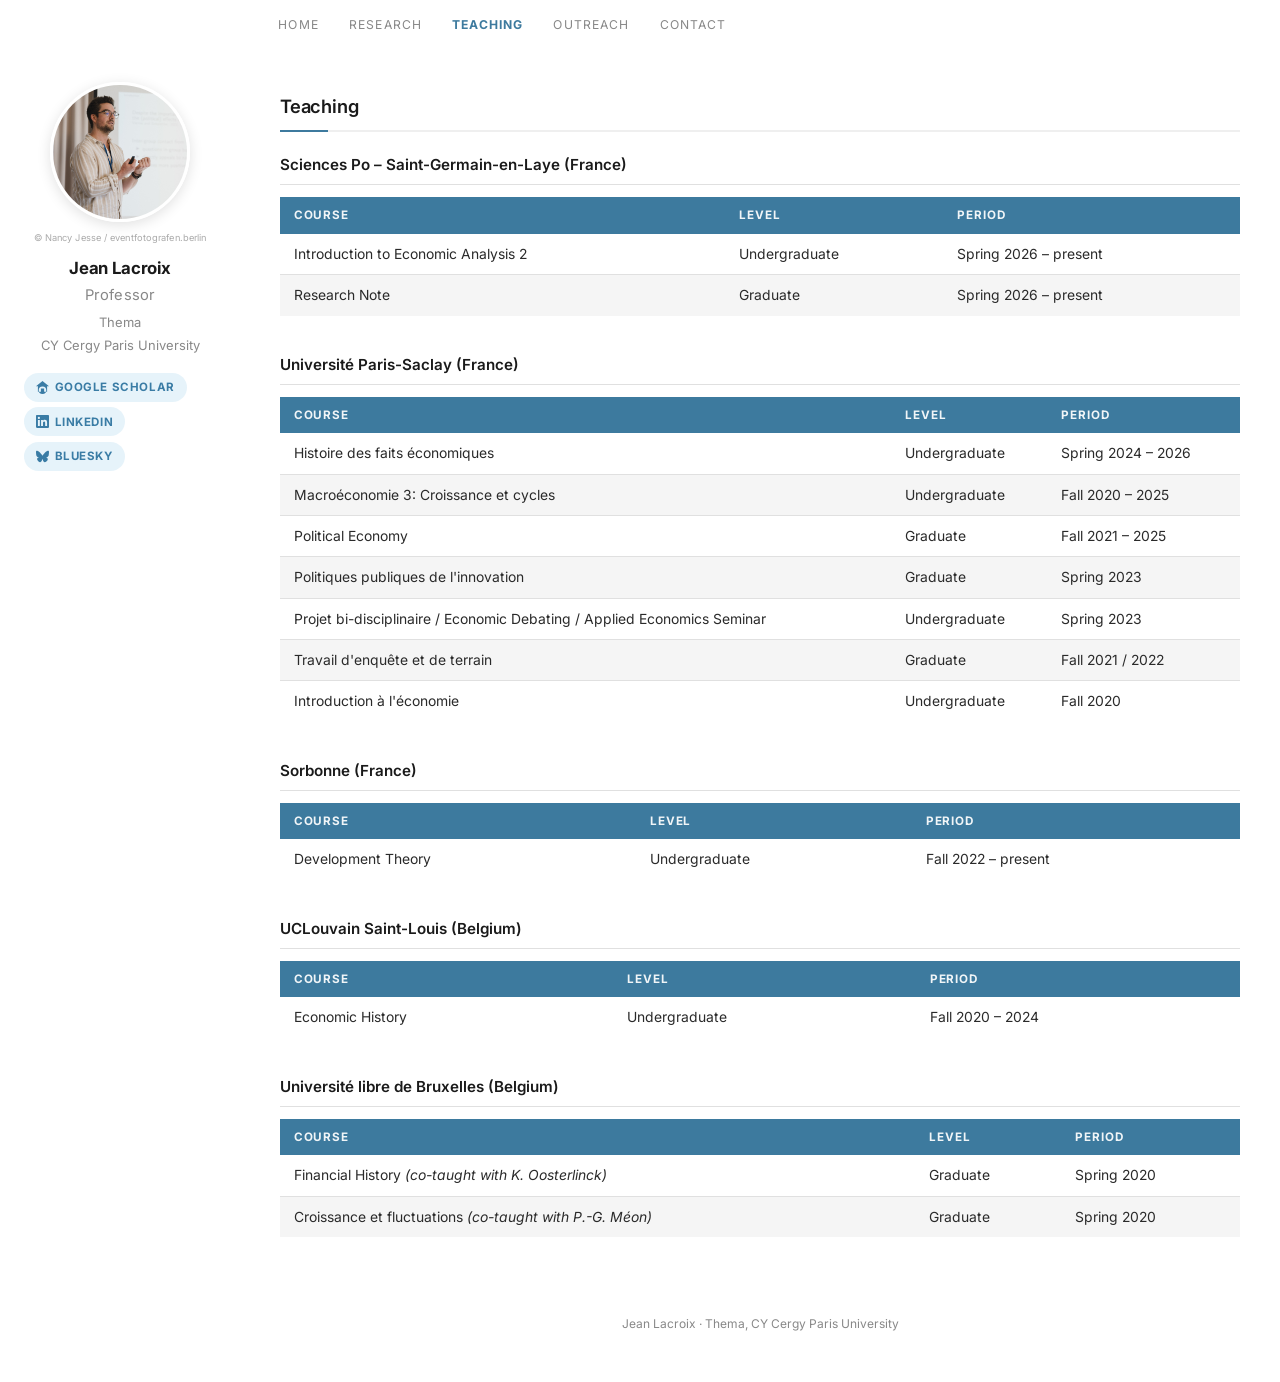
<file: teaching.html>
<!DOCTYPE html>
<html lang="en">
<head>
  <meta charset="UTF-8">
  <meta name="viewport" content="width=device-width, initial-scale=1.0">
  <title>Teaching – Jean Lacroix</title>
  <link rel="stylesheet" href="css/style.css">
</head>
<body>

<nav>
  <button class="hamburger" id="hamburger" aria-label="Toggle sidebar"><span></span><span></span><span></span></button>
  <div class="nav-links" id="nav-links">
    <a href="index.html">Home</a>
    <a href="research.html">Research</a>
    <a href="teaching.html" class="active">Teaching</a>
    <a href="outreach.html">Outreach</a>
    <a href="contact.html">Contact</a>
  </div>
</nav>
<div class="overlay" id="overlay"></div>

<aside class="sidebar" id="sidebar">
  <img src="short.jpg" alt="Jean Lacroix" class="sidebar-photo">
  <p class="photo-credit">© Nancy Jesse / eventfotografen.berlin</p>
  <h1 class="sidebar-name">Jean Lacroix</h1>
  <p class="sidebar-title">Professor</p>
  <p class="sidebar-affil">Thema<br>CY Cergy Paris University</p>
  <div class="social-links">
    <a href="https://scholar.google.be/citations?user=vADrmfYAAAAJ&hl=fr&inst=12836345755951684912&oi=sra" target="_blank">
      <svg viewBox="0 0 24 24" fill="currentColor" width="13" height="13"><path d="M12 24a7 7 0 1 1 0-14 7 7 0 0 1 0 14zm0-24L0 9.5h3.5V20H9v-6h6v6h5.5V9.5H24z"/></svg>Google Scholar
    </a>
    <a href="https://www.linkedin.com/in/jean-lacroix-35007991/" target="_blank">
      <svg viewBox="0 0 24 24" fill="currentColor" width="13" height="13"><path d="M20.447 20.452h-3.554v-5.569c0-1.328-.027-3.037-1.852-3.037-1.853 0-2.136 1.445-2.136 2.939v5.667H9.351V9h3.414v1.561h.046c.477-.9 1.637-1.85 3.37-1.85 3.601 0 4.267 2.37 4.267 5.455v6.286zM5.337 7.433a2.062 2.062 0 0 1-2.063-2.065 2.064 2.064 0 1 1 2.063 2.065zm1.782 13.019H3.555V9h3.564v11.452zM22.225 0H1.771C.792 0 0 .774 0 1.729v20.542C0 23.227.792 24 1.771 24h20.451C23.2 24 24 23.227 24 22.271V1.729C24 .774 23.2 0 22.222 0h.003z"/></svg>LinkedIn
    </a>
    <a href="https://bsky.app/profile/jeanlacroix.bsky.social" target="_blank">
      <svg viewBox="0 0 24 24" fill="currentColor" width="13" height="13"><path d="M12 10.8c-1.087-2.114-4.046-6.053-6.798-7.995C2.566.944 1.561 1.266.902 1.565.139 1.908 0 3.08 0 3.768c0 .69.378 5.65.624 6.479.815 2.736 3.713 3.66 6.383 3.364.136-.02.275-.039.415-.056-.138.022-.276.04-.415.056-3.912.58-7.387 2.005-2.83 7.078 5.013 5.19 6.87-1.113 7.823-4.308.953 3.195 2.05 9.271 7.733 4.308 4.267-4.308 1.172-6.498-2.74-7.078a8.741 8.741 0 0 1-.415-.056c.14.017.279.036.415.056 2.67.297 5.568-.628 6.383-3.364.246-.828.624-5.79.624-6.478 0-.69-.139-1.861-.902-2.204-.659-.299-1.664-.62-4.3 1.24C16.046 4.748 13.087 8.687 12 10.8z"/></svg>Bluesky
    </a>
  </div>
  <nav class="sidebar-mobile-nav">
    <a href="index.html">Home</a>
    <a href="research.html">Research</a>
    <a href="teaching.html" class="active">Teaching</a>
    <a href="outreach.html">Outreach</a>
    <a href="contact.html">Contact</a>
  </nav>
</aside>

<main class="main-content">
  <h2>Teaching</h2>

  <div class="institution">
    <h3>Sciences Po – Saint-Germain-en-Laye (France)</h3>
    <table class="course-table">
      <thead><tr><th>Course</th><th>Level</th><th>Period</th></tr></thead>
      <tbody>
        <tr><td>Introduction to Economic Analysis 2</td><td>Undergraduate</td><td>Spring 2026 – present</td></tr>
        <tr><td>Research Note</td><td>Graduate</td><td>Spring 2026 – present</td></tr>
      </tbody>
    </table>
  </div>

  <div class="institution">
    <h3>Université Paris-Saclay (France)</h3>
    <table class="course-table">
      <thead><tr><th>Course</th><th>Level</th><th>Period</th></tr></thead>
      <tbody>
        <tr><td>Histoire des faits économiques</td><td>Undergraduate</td><td>Spring 2024 – 2026</td></tr>
        <tr><td>Macroéconomie 3: Croissance et cycles</td><td>Undergraduate</td><td>Fall 2020 – 2025</td></tr>
        <tr><td>Political Economy</td><td>Graduate</td><td>Fall 2021 – 2025</td></tr>
        <tr><td>Politiques publiques de l'innovation</td><td>Graduate</td><td>Spring 2023</td></tr>
        <tr><td>Projet bi-disciplinaire / Economic Debating / Applied Economics Seminar</td><td>Undergraduate</td><td>Spring 2023</td></tr>
        <tr><td>Travail d'enquête et de terrain</td><td>Graduate</td><td>Fall 2021 / 2022</td></tr>
        <tr><td>Introduction à l'économie</td><td>Undergraduate</td><td>Fall 2020</td></tr>
      </tbody>
    </table>
  </div>

  <div class="institution">
    <h3>Sorbonne (France)</h3>
    <table class="course-table">
      <thead><tr><th>Course</th><th>Level</th><th>Period</th></tr></thead>
      <tbody>
        <tr><td>Development Theory</td><td>Undergraduate</td><td>Fall 2022 – present</td></tr>
      </tbody>
    </table>
  </div>

  <div class="institution">
    <h3>UCLouvain Saint-Louis (Belgium)</h3>
    <table class="course-table">
      <thead><tr><th>Course</th><th>Level</th><th>Period</th></tr></thead>
      <tbody>
        <tr><td>Economic History</td><td>Undergraduate</td><td>Fall 2020 – 2024</td></tr>
      </tbody>
    </table>
  </div>

  <div class="institution">
    <h3>Université libre de Bruxelles (Belgium)</h3>
    <table class="course-table">
      <thead><tr><th>Course</th><th>Level</th><th>Period</th></tr></thead>
      <tbody>
        <tr><td>Financial History <em>(co-taught with K. Oosterlinck)</em></td><td>Graduate</td><td>Spring 2020</td></tr>
        <tr><td>Croissance et fluctuations <em>(co-taught with P.-G. Méon)</em></td><td>Graduate</td><td>Spring 2020</td></tr>
      </tbody>
    </table>
  </div>

  <footer>Jean Lacroix · Thema, CY Cergy Paris University</footer>
</main>

<script>
  const hamburger = document.getElementById('hamburger');
  const sidebar   = document.getElementById('sidebar');
  const overlay   = document.getElementById('overlay');
  function toggleMenu() {
    hamburger.classList.toggle('open');
    sidebar.classList.toggle('open');
    overlay.classList.toggle('open');
  }
  hamburger.addEventListener('click', toggleMenu);
  overlay.addEventListener('click', toggleMenu);
</script>
</body>
</html>
</file>
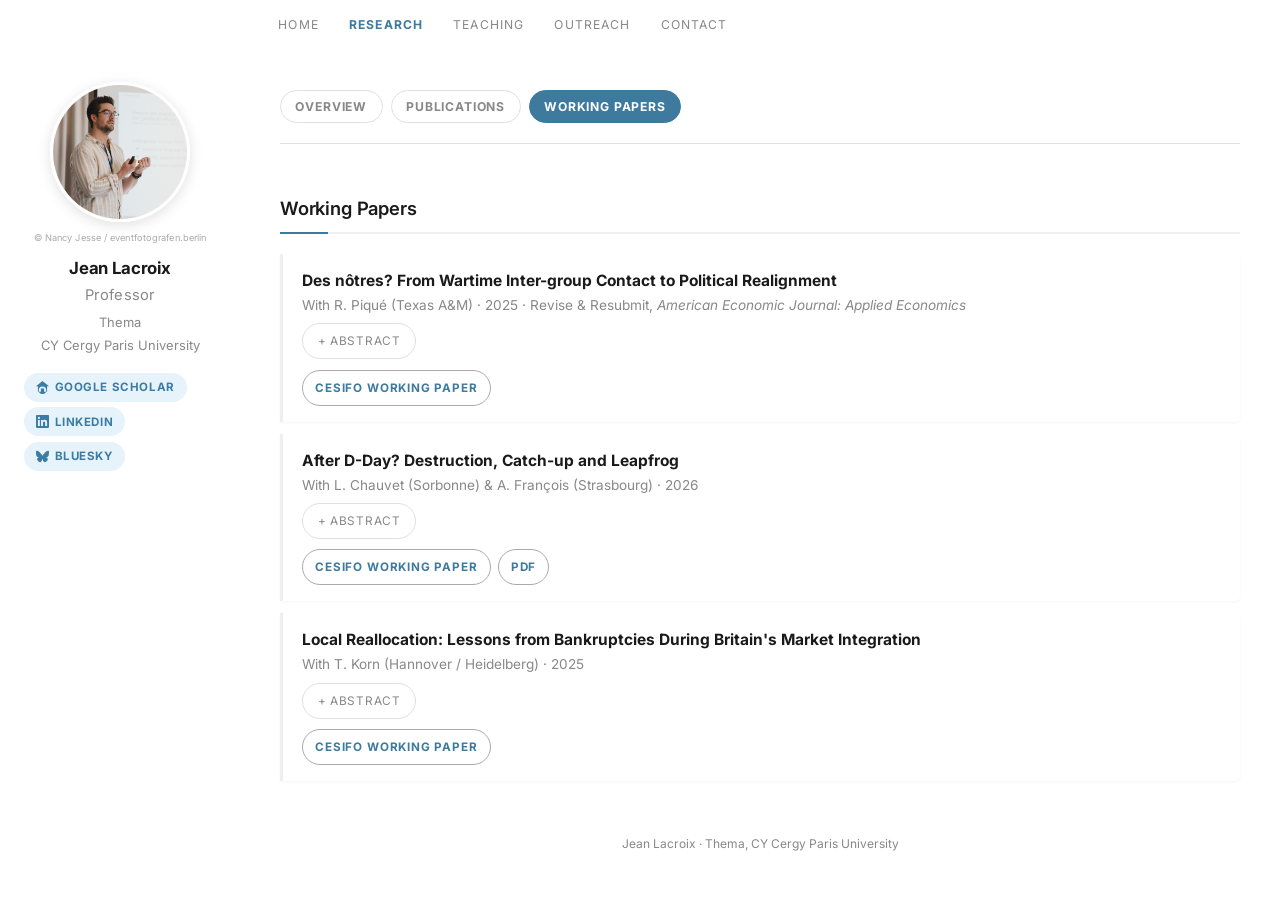
<file: working-papers.html>
<!DOCTYPE html>
<html lang="en">
<head>
  <meta charset="UTF-8">
  <meta name="viewport" content="width=device-width, initial-scale=1.0">
  <title>Working Papers – Jean Lacroix</title>
  <link rel="stylesheet" href="css/style.css">
</head>
<body>

<nav>
  <button class="hamburger" id="hamburger" aria-label="Toggle sidebar"><span></span><span></span><span></span></button>
  <div class="nav-links" id="nav-links">
    <a href="index.html">Home</a>
    <a href="research.html" class="active">Research</a>
    <a href="teaching.html">Teaching</a>
    <a href="outreach.html">Outreach</a>
    <a href="contact.html">Contact</a>
  </div>
</nav>
<div class="overlay" id="overlay"></div>

<aside class="sidebar" id="sidebar">
  <img src="short.jpg" alt="Jean Lacroix" class="sidebar-photo">
  <p class="photo-credit">© Nancy Jesse / eventfotografen.berlin</p>
  <h1 class="sidebar-name">Jean Lacroix</h1>
  <p class="sidebar-title">Professor</p>
  <p class="sidebar-affil">Thema<br>CY Cergy Paris University</p>
  <div class="social-links">
    <a href="https://scholar.google.be/citations?user=vADrmfYAAAAJ&hl=fr&inst=12836345755951684912&oi=sra" target="_blank">
      <svg viewBox="0 0 24 24" fill="currentColor" width="13" height="13"><path d="M12 24a7 7 0 1 1 0-14 7 7 0 0 1 0 14zm0-24L0 9.5h3.5V20H9v-6h6v6h5.5V9.5H24z"/></svg>Google Scholar
    </a>
    <a href="https://www.linkedin.com/in/jean-lacroix-35007991/" target="_blank">
      <svg viewBox="0 0 24 24" fill="currentColor" width="13" height="13"><path d="M20.447 20.452h-3.554v-5.569c0-1.328-.027-3.037-1.852-3.037-1.853 0-2.136 1.445-2.136 2.939v5.667H9.351V9h3.414v1.561h.046c.477-.9 1.637-1.85 3.37-1.85 3.601 0 4.267 2.37 4.267 5.455v6.286zM5.337 7.433a2.062 2.062 0 0 1-2.063-2.065 2.064 2.064 0 1 1 2.063 2.065zm1.782 13.019H3.555V9h3.564v11.452zM22.225 0H1.771C.792 0 0 .774 0 1.729v20.542C0 23.227.792 24 1.771 24h20.451C23.2 24 24 23.227 24 22.271V1.729C24 .774 23.2 0 22.222 0h.003z"/></svg>LinkedIn
    </a>
    <a href="https://bsky.app/profile/jeanlacroix.bsky.social" target="_blank">
      <svg viewBox="0 0 24 24" fill="currentColor" width="13" height="13"><path d="M12 10.8c-1.087-2.114-4.046-6.053-6.798-7.995C2.566.944 1.561 1.266.902 1.565.139 1.908 0 3.08 0 3.768c0 .69.378 5.65.624 6.479.815 2.736 3.713 3.66 6.383 3.364.136-.02.275-.039.415-.056-.138.022-.276.04-.415.056-3.912.58-7.387 2.005-2.83 7.078 5.013 5.19 6.87-1.113 7.823-4.308.953 3.195 2.05 9.271 7.733 4.308 4.267-4.308 1.172-6.498-2.74-7.078a8.741 8.741 0 0 1-.415-.056c.14.017.279.036.415.056 2.67.297 5.568-.628 6.383-3.364.246-.828.624-5.79.624-6.478 0-.69-.139-1.861-.902-2.204-.659-.299-1.664-.62-4.3 1.24C16.046 4.748 13.087 8.687 12 10.8z"/></svg>Bluesky
    </a>
  </div>
  <nav class="sidebar-mobile-nav">
    <a href="index.html">Home</a>
    <a href="research.html" class="active">Research</a>
    <a href="teaching.html">Teaching</a>
    <a href="outreach.html">Outreach</a>
    <a href="contact.html">Contact</a>
  </nav>
</aside>

<main class="main-content">
  <div class="subnav">
    <a href="research.html">Overview</a>
    <a href="publications.html">Publications</a>
    <a href="working-papers.html" class="subnav-active">Working Papers</a>
  </div>

  <h2>Working Papers</h2>

  <div class="paper">
    <p class="paper-title">Des nôtres? From Wartime Inter-group Contact to Political Realignment</p>
    <p class="paper-meta">With R. Piqué (Texas A&amp;M) · 2025 · Revise &amp; Resubmit, <span class="journal">American Economic Journal: Applied Economics</span></p>
    <button class="abstract-toggle" onclick="toggleAbstract(this)">+ Abstract</button>
    <div class="abstract-text">This paper investigates the political ramifications of hosting internally displaced populations. Using forced Alsatian relocation within France during early WWII and exploiting unanticipated deviations from evacuation planning, we find that municipalities receiving more evacuees than anticipated showed greater support for left-of-center parties after WWII. Evidence indicates identity-based responses to contact with culturally distinct co-nationals shaped these electoral outcomes.</div>
    <div class="paper-links">
      <a href="https://www.ifo.de/en/cesifo/publications/2025/working-paper/des-notres-political-effects-hosting-internal-evacuees" target="_blank">CESifo Working Paper</a>
    </div>
  </div>

  <div class="paper">
    <p class="paper-title">After D-Day? Destruction, Catch-up and Leapfrog</p>
    <p class="paper-meta">With L. Chauvet (Sorbonne) &amp; A. François (Strasbourg) · 2026</p>
    <button class="abstract-toggle" onclick="toggleAbstract(this)">+ Abstract</button>
    <div class="abstract-text">This paper examines how conflicts shape territories over time by studying population dynamics in Normandy during the 20th century. Despite devastation from the 1944 Allied Landings, the region reversed its pre-1940 demographic decline. Using statistical analysis, we find that combat duration initially suppressed growth, but affected areas subsequently recovered and exceeded their projected population trajectories. Evidence from post-WWII housing data suggests reconstruction policies drove this unexpected rebound, highlighting how rebuilding efforts can reshape geographic economic distribution beyond natural advantages or chance factors.</div>
    <div class="paper-links">
      <a href="https://www.ifo.de/en/cesifo/publications/2026/working-paper/after-d-day-destruction-catch-and-leapfrog" target="_blank">CESifo Working Paper</a>
      <a href="https://www.ifo.de/DocDL/cesifo1_wp12658.pdf" target="_blank">PDF</a>
    </div>
  </div>

  <div class="paper">
    <p class="paper-title">Local Reallocation: Lessons from Bankruptcies During Britain's Market Integration</p>
    <p class="paper-meta">With T. Korn (Hannover / Heidelberg) · 2025</p>
    <button class="abstract-toggle" onclick="toggleAbstract(this)">+ Abstract</button>
    <div class="abstract-text">Using over 150,000 personal bankruptcy records alongside 19th-century British census data, this paper assesses railway infrastructure's causal effect on job creation and insolvencies. Market integration boosted both manufacturing employment and bankruptcy filings. Manufacturing enterprises expanded their workforce using cheap, task-differentiated labour, revealing reallocation mechanisms previously overlooked in sectoral and geographic studies.</div>
    <div class="paper-links">
      <a href="https://www.ifo.de/en/cesifo/publications/2025/working-paper/local-reallocation-lessons-bankruptcies-during-britains-market" target="_blank">CESifo Working Paper</a>
    </div>
  </div>

  <footer>Jean Lacroix · Thema, CY Cergy Paris University</footer>
</main>

<script>
function toggleAbstract(btn) {
  const abs = btn.nextElementSibling;
  if (abs.style.display === 'block') { abs.style.display = 'none'; btn.textContent = '+ Abstract'; }
  else { abs.style.display = 'block'; btn.textContent = '− Abstract'; }
}
const hamburger = document.getElementById('hamburger');
const sidebar   = document.getElementById('sidebar');
const overlay   = document.getElementById('overlay');
function toggleMenu() {
  hamburger.classList.toggle('open');
  sidebar.classList.toggle('open');
  overlay.classList.toggle('open');
}
hamburger.addEventListener('click', toggleMenu);
overlay.addEventListener('click', toggleMenu);
</script>
</body>
</html>
</file>
<file: css/style.css>
@import url('https://fonts.googleapis.com/css2?family=Inter:wght@300;400;500;600;700&display=swap');

:root {
  --primary:    #1a1a1a;
  --accent:     #aaaaaa;
  --accent-dk:  #3d7a9e;
  --accent-lt:  #efefef;
  --light-bg:   #f5f5f5;
  --border:     #e0e0e0;
  --text:       #2a2a2a;
  --muted:      #888888;
  --page-bg:    #ffffff;
  --sidebar-w:  240px;
  --nav-h:      50px;
}

* { box-sizing: border-box; margin: 0; padding: 0; }

body {
  font-family: 'Inter', 'Helvetica Neue', sans-serif;
  font-weight: 400;
  color: var(--text);
  line-height: 1.75;
  background: var(--page-bg);
}

/* ─── TOP NAV ────────────────────────────────────────────── */
nav {
  position: fixed;
  top: 0; left: 0; right: 0;
  height: var(--nav-h);
  z-index: 200;
  background: #fff;
  display: flex;
  align-items: center;
  padding: 0 2rem 0 calc(var(--sidebar-w) + 1.5rem);
}

.nav-links { display: flex; gap: 0.1rem; }

nav a {
  display: block;
  padding: 0.45rem 0.9rem;
  color: var(--muted);
  text-decoration: none;
  font-size: 0.76rem;
  font-weight: 400;
  letter-spacing: 0.09em;
  text-transform: uppercase;
  border-radius: 4px;
  transition: color 0.15s;
}

nav a:hover { color: var(--primary); }

nav a.active {
  color: var(--accent-dk);
  font-weight: 700;
}

/* ─── HAMBURGER (mobile only) ────────────────────────────── */
.hamburger {
  display: none;
  flex-direction: column;
  justify-content: center;
  gap: 5px;
  background: none;
  border: none;
  cursor: pointer;
  padding: 0.6rem;
  margin-right: 0.5rem;
  flex-shrink: 0;
  min-width: 44px;
  min-height: 44px;
  align-items: center;
}

.hamburger span {
  display: block;
  width: 20px;
  height: 2px;
  background: var(--primary);
  border-radius: 2px;
  transition: transform 0.25s, opacity 0.25s;
}

.hamburger.open span:nth-child(1) { transform: translateY(7px) rotate(45deg); }
.hamburger.open span:nth-child(2) { opacity: 0; }
.hamburger.open span:nth-child(3) { transform: translateY(-7px) rotate(-45deg); }

/* ─── SIDEBAR ────────────────────────────────────────────── */
.sidebar {
  width: var(--sidebar-w);
  position: fixed;
  top: var(--nav-h);
  left: 0;
  height: calc(100vh - var(--nav-h));
  overflow-y: auto;
  background: #fff;
  padding: 2rem 1.5rem;
  display: flex;
  flex-direction: column;
  z-index: 100;
}

.sidebar-photo {
  width: 140px;
  height: 140px;
  object-fit: cover;
  border-radius: 50%;
  border: 3px solid #fff;
  box-shadow: 0 3px 14px rgba(0,0,0,0.12);
  margin: 0 auto 1rem;
  display: block;
}

.sidebar-name {
  font-family: 'Inter', sans-serif;
  font-size: 1.05rem;
  font-weight: 700;
  color: var(--primary);
  text-align: center;
  line-height: 1.25;
  margin-bottom: 0.25rem;
  letter-spacing: -0.01em;
}

.sidebar-title {
  font-size: 0.92rem;
  color: var(--muted);
  font-weight: 400;
  text-align: center;
  margin-bottom: 0.15rem;
  letter-spacing: 0.01em;
}

.sidebar-affil {
  font-size: 0.81rem;
  color: var(--muted);
  text-align: center;
  margin-bottom: 1rem;
}

.sidebar-affil a { color: var(--accent-dk); text-decoration: none; }
.sidebar-affil a:hover { text-decoration: underline; }

.photo-credit {
  font-size: 0.58rem;
  color: var(--accent);
  text-align: center;
  margin-top: -0.5rem;
  margin-bottom: 0.75rem;
  letter-spacing: 0.01em;
}

/* ─── SOCIAL LINKS ───────────────────────────────────────── */
.social-links {
  display: flex;
  flex-direction: column;
  gap: 0.35rem;
  align-items: flex-start;
  margin-bottom: 1rem;
}

.social-links a {
  display: inline-flex;
  align-items: center;
  gap: 0.35rem;
  font-size: 0.72rem;
  font-weight: 700;
  letter-spacing: 0.05em;
  text-transform: uppercase;
  color: #3a7ca5;
  text-decoration: none;
  background: #e6f3fa;
  border-radius: 20px;
  padding: 0.28rem 0.75rem;
  transition: background 0.15s, color 0.15s;
}

.social-links a:hover {
  background: #cce4f4;
  color: #1f5f84;
}

/* ─── SIDEBAR MOBILE NAV (hidden on desktop) ─────────────── */
.sidebar-mobile-nav { display: none; }

/* ─── SIDEBAR CV ─────────────────────────────────────────── */
.sidebar-cv {
  font-size: 0.81rem;
  text-align: center;
  margin-top: 0.75rem;
  padding-top: 0.85rem;
  border-top: 1px solid var(--border);
}

.sidebar-cv a { color: var(--accent-dk); text-decoration: none; font-weight: 700; }
.sidebar-cv a:hover { text-decoration: underline; }

/* ─── OVERLAY (mobile) ───────────────────────────────────── */
.overlay {
  display: none;
  position: fixed;
  inset: 0;
  background: rgba(0,0,0,0.60);
  z-index: 90;
}

.overlay.open { display: block; }

/* ─── MAIN CONTENT ───────────────────────────────────────── */
.main-content {
  margin-left: var(--sidebar-w);
  padding: calc(var(--nav-h) + 2.5rem) 2.5rem 3rem;
  min-height: 100vh;
  display: flex;
  flex-direction: column;
  max-width: calc(860px + var(--sidebar-w));
}

/* ─── HEADINGS ───────────────────────────────────────────── */
h2 {
  font-family: 'Inter', sans-serif;
  font-size: 1.15rem;
  font-weight: 600;
  letter-spacing: -0.01em;
  color: var(--primary);
  margin-top: 2.5rem;
  margin-bottom: 1.25rem;
  padding-bottom: 0.5rem;
  border-bottom: 2px solid var(--accent-lt);
  position: relative;
}

h2::after {
  content: '';
  position: absolute;
  bottom: -2px;
  left: 0;
  width: 3rem;
  height: 2px;
  background: var(--accent-dk);
}

h2:first-child { margin-top: 0; }

h3 {
  font-size: 0.97rem;
  font-weight: 700;
  color: var(--primary);
  margin-bottom: 0.2rem;
}

/* ─── SUBNAV ─────────────────────────────────────────────── */
.subnav {
  display: flex;
  gap: 0.5rem;
  margin-bottom: 0.5rem;
  padding-bottom: 1.25rem;
  border-bottom: 1px solid var(--border);
}

.subnav a {
  font-size: 0.76rem;
  font-weight: 700;
  letter-spacing: 0.07em;
  text-transform: uppercase;
  text-decoration: none;
  padding: 0.3rem 0.9rem;
  border-radius: 20px;
  border: 1px solid var(--border);
  color: var(--muted);
  transition: background 0.15s, color 0.15s, border-color 0.15s;
}

.subnav a:hover { color: var(--primary); border-color: var(--accent); }

.subnav-active {
  background: var(--accent-dk) !important;
  color: #fff !important;
  border-color: var(--accent-dk) !important;
}

/* ─── PAPERS ─────────────────────────────────────────────── */
.paper {
  margin-bottom: 0.75rem;
  padding: 1rem 1rem 1rem 1.2rem;
  border-left: 3px solid var(--accent-lt);
  border-radius: 0 5px 5px 0;
  background: #fff;
  box-shadow: 0 1px 3px rgba(0,0,0,0.04);
  transition: background 0.18s, border-color 0.18s, box-shadow 0.18s;
}

.paper:hover {
  background: var(--accent-lt);
  border-left-color: var(--accent-dk);
  box-shadow: 0 3px 10px rgba(0,0,0,0.07);
}

.paper-title {
  font-size: 0.97rem;
  font-weight: 700;
  color: var(--primary);
  line-height: 1.4;
  margin-bottom: 0.2rem;
}

.paper-meta {
  font-size: 0.85rem;
  color: var(--muted);
  margin-bottom: 0.5rem;
  line-height: 1.5;
}

.paper-meta .journal { font-style: italic; }

.abstract-toggle {
  background: none;
  border: 1px solid var(--border);
  border-radius: 20px;
  color: var(--muted);
  font-size: 0.74rem;
  font-family: 'Inter', sans-serif;
  letter-spacing: 0.06em;
  text-transform: uppercase;
  cursor: pointer;
  padding: 0.3rem 0.9rem;
  min-height: 36px;
  transition: border-color 0.15s, color 0.15s, background 0.15s;
}

.abstract-toggle:hover {
  background: var(--accent-lt);
  border-color: var(--accent-dk);
  color: var(--accent-dk);
}

.abstract-text {
  display: none;
  margin-top: 0.65rem;
  font-size: 0.88rem;
  color: #444;
  line-height: 1.75;
  text-align: justify;
  background: var(--light-bg);
  border-left: 3px solid var(--accent);
  padding: 0.8rem 1.1rem;
  border-radius: 0 4px 4px 0;
}

.paper-links {
  margin-top: 0.65rem;
  display: flex;
  flex-wrap: wrap;
  gap: 0.45rem;
}

.paper-links a {
  font-size: 0.73rem;
  font-weight: 700;
  letter-spacing: 0.07em;
  text-transform: uppercase;
  color: var(--accent-dk);
  text-decoration: none;
  border: 1px solid var(--accent);
  border-radius: 20px;
  padding: 0.25rem 0.75rem;
  min-height: 36px;
  display: inline-flex;
  align-items: center;
  transition: background 0.15s, color 0.15s, border-color 0.15s;
}

.paper-links a:hover {
  background: var(--accent-dk);
  color: #fff;
  border-color: var(--accent-dk);
}

/* ─── MEDIA LIST ─────────────────────────────────────────── */
.media-list { list-style: none; padding: 0; }

.media-list li {
  padding: 0.65rem 0.75rem;
  margin-bottom: 0.4rem;
  border-left: 3px solid var(--accent-lt);
  border-radius: 0 4px 4px 0;
  background: #fff;
  font-size: 0.91rem;
  line-height: 1.6;
  box-shadow: 0 1px 3px rgba(0,0,0,0.04);
  transition: border-color 0.15s, background 0.15s;
}

.media-list li:hover {
  border-left-color: var(--accent-dk);
  background: var(--accent-lt);
}

.media-list a { color: var(--accent-dk); text-decoration: none; }
.media-list a:hover { text-decoration: underline; }

.section-label {
  font-size: 0.72rem;
  font-weight: 700;
  letter-spacing: 0.12em;
  text-transform: uppercase;
  color: var(--accent-dk);
  margin-top: 1.75rem;
  margin-bottom: 0.6rem;
}

.section-label:first-of-type { margin-top: 0; }

/* ─── TEACHING ───────────────────────────────────────────── */
.institution { margin-bottom: 2.25rem; overflow-x: auto; }

.institution h3 {
  font-family: 'Inter', sans-serif;
  font-size: 0.95rem;
  font-weight: 600;
  color: var(--primary);
  margin-bottom: 0.75rem;
  padding-bottom: 0.35rem;
  border-bottom: 1px solid var(--border);
}

.course-table { width: 100%; border-collapse: collapse; font-size: 0.87rem; min-width: 480px; }

.course-table th {
  background: var(--accent-dk);
  color: rgba(255,255,255,0.92);
  padding: 0.5rem 0.85rem;
  text-align: left;
  font-size: 0.73rem;
  font-weight: 700;
  letter-spacing: 0.08em;
  text-transform: uppercase;
}

.course-table td {
  padding: 0.5rem 0.85rem;
  border-bottom: 1px solid var(--border);
  color: var(--text);
}

.course-table tr:last-child td { border-bottom: none; }
.course-table tr:nth-child(even) td { background: var(--light-bg); }

/* ─── CONTACT ────────────────────────────────────────────── */
.contact-block { margin-bottom: 2rem; }
.contact-block p { margin-bottom: 0.35rem; font-size: 0.94rem; }
.contact-block a { color: var(--accent-dk); text-decoration: none; }
.contact-block a:hover { text-decoration: underline; }

.contact-label {
  font-size: 0.72rem;
  font-weight: 700;
  letter-spacing: 0.12em;
  text-transform: uppercase;
  color: var(--accent-dk);
  margin-bottom: 0.6rem;
}

/* ─── FOOTER ─────────────────────────────────────────────── */
footer {
  color: var(--muted);
  font-size: 0.75rem;
  margin-top: auto;
  padding-top: 2.5rem;
  text-align: center;
}

footer a { color: var(--accent-dk); text-decoration: none; }
footer a:hover { text-decoration: underline; }

/* ─── RESPONSIVE ─────────────────────────────────────────── */
@media (max-width: 768px) {
  /* Show the nav bar (hamburger only) on mobile */
  nav { display: flex; }
  .hamburger { display: flex; }
  .nav-links { display: none; }

  /* Sidebar becomes a full-screen white panel on mobile */
  .sidebar {
    display: none;
    background: #ffffff;
    z-index: 300;
    width: 100vw;
    border-right: none;
    box-shadow: none;
  }
  .sidebar.open { display: flex; }

  /* Show nav links inside sidebar panel */
  .sidebar-mobile-nav { display: flex; flex-direction: column; gap: 0.1rem; margin-top: 1.25rem; padding-top: 1rem; border-top: 1px solid var(--border); }
  .sidebar-mobile-nav a { display: block; padding: 0.4rem 0.5rem; color: var(--muted); text-decoration: none; font-size: 0.76rem; font-weight: 400; letter-spacing: 0.09em; text-transform: uppercase; border-radius: 4px; transition: color 0.15s; }
  .sidebar-mobile-nav a:hover { color: var(--primary); }
  .sidebar-mobile-nav a.active { color: var(--accent-dk); font-weight: 700; }

  /* Overlay not needed (sidebar covers full screen) */
  .overlay { display: none !important; }

  .main-content {
    margin-left: 0;
    padding: calc(var(--nav-h) + 1.5rem) 1.25rem 3rem;
  }
}
</file>
